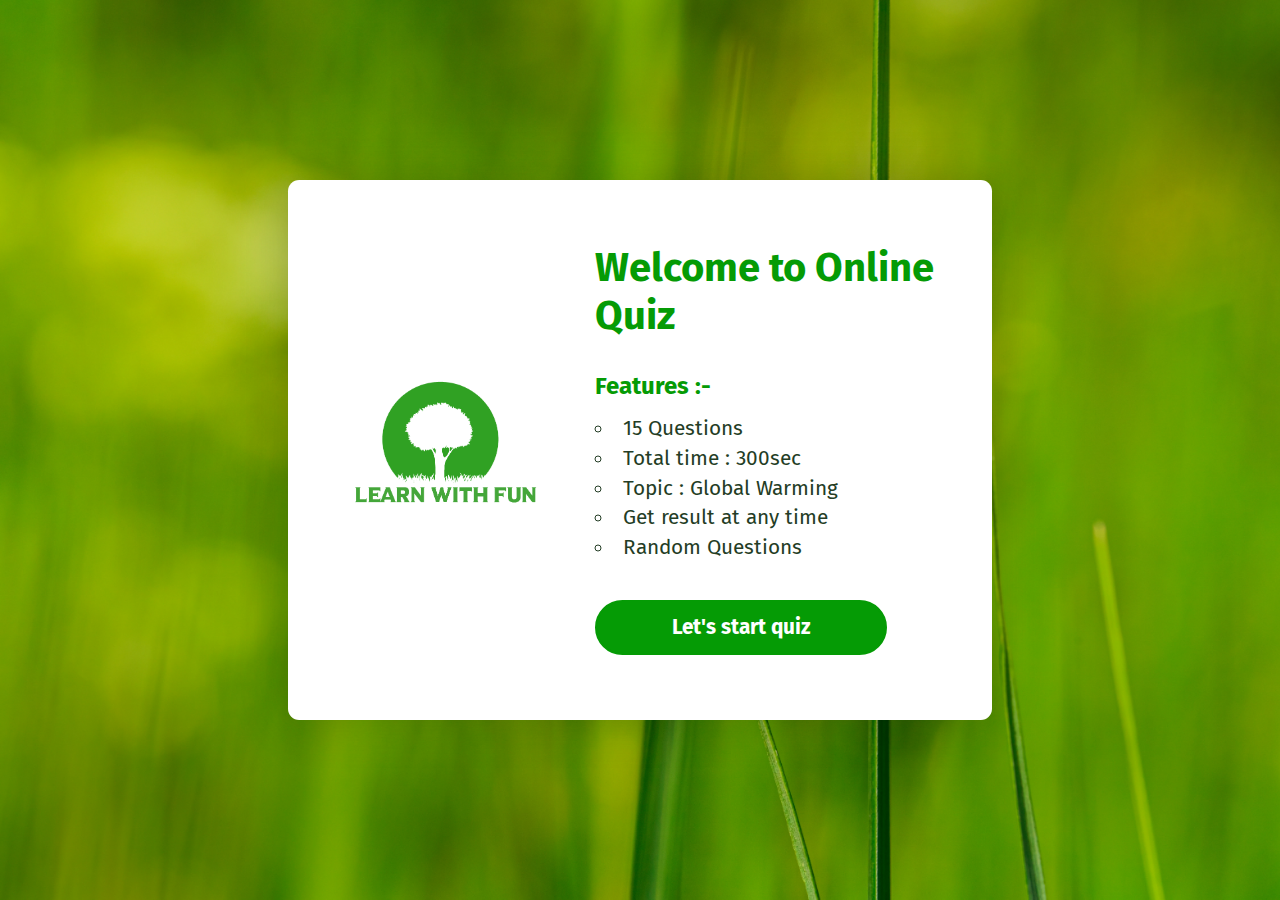
<file: Leve-2 and Level-3/HTML/openingGW.html>
<!DOCTYPE html>
<html lang="en">
<head>
    <meta charset="UTF-8">
    <meta http-equiv="X-UA-Compatible" content="IE=edge">
    <meta name="viewport" content="width=device-width, initial-scale=1.0">
    <title>Quiz Time</title>
    <link rel="stylesheet" href="../CSS/opening.css">
    <link href="https://fonts.googleapis.com/css2?family=Fira+Sans&display=swap" rel="stylesheet">
</head>
<body>
    <header></header>
    <section>
        <div class="container">
            <div class="leftside">
                <img src="../images/logo.png" data-tilt alt="" class="tilt">
            </div>
            <div class="rightside">
                <h1>Welcome to Online Quiz</h1>
                <h2>Features :- </h2>
                <ul style="list-style-position: inside;">
                    <li>15 Questions</li>
                    <li>Total time : 300sec</li>
                    <li>Topic : Global Warming</li>
                    <li>Get result at any time</li>
                    <li>Random Questions</li>
                </ul>
                <a href="../HTML/quizgw.html">Let's start quiz</a>
            </div>
        </div>
    </section>
</body>
<script src="../JS/jquery-3.5.1.min.js"></script>
<script src="../JS/tilt.min.js"></script>
<script>
    $(".tilt").tilt({
        scale: 1.1,
    });
</script>
</html>
</file>
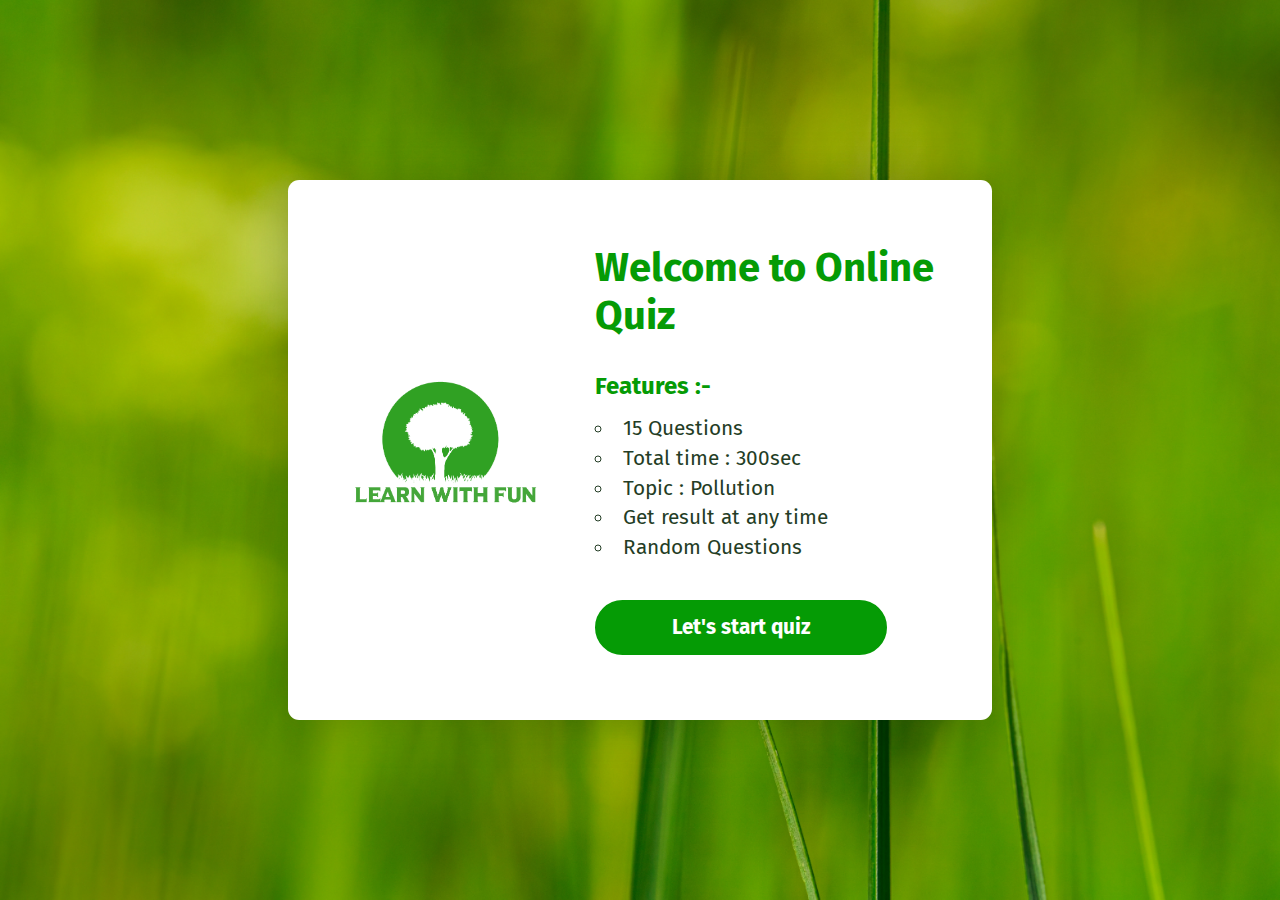
<file: Leve-2 and Level-3/HTML/openingPol.html>
<!DOCTYPE html>
<html lang="en">
<head>
    <meta charset="UTF-8">
    <meta http-equiv="X-UA-Compatible" content="IE=edge">
    <meta name="viewport" content="width=device-width, initial-scale=1.0">
    <title>Quiz Time</title>
    <link rel="stylesheet" href="../CSS/opening.css">
    <link href="https://fonts.googleapis.com/css2?family=Fira+Sans&display=swap" rel="stylesheet">
</head>
<body>
    <header></header>
    <section>
        <div class="container">
            <div class="leftside">
                <img src="../images/logo.png" data-tilt alt="" class="tilt">
            </div>
            <div class="rightside">
                <h1>Welcome to Online Quiz</h1>
                <h2>Features :- </h2>
                <ul style="list-style-position: inside;">
                    <li>15 Questions</li>
                    <li>Total time : 300sec</li>
                    <li>Topic : Pollution</li>
                    <li>Get result at any time</li>
                    <li>Random Questions</li>
                </ul>
                <a href="../HTML/quizPol.html">Let's start quiz</a>
            </div>
        </div>
    </section>
</body>
<script src="../JS/jquery-3.5.1.min.js"></script>
<script src="../JS/tilt.min.js"></script>
<script>
    $(".tilt").tilt({
        scale: 1.1,
    });
</script>
</html>
</file>
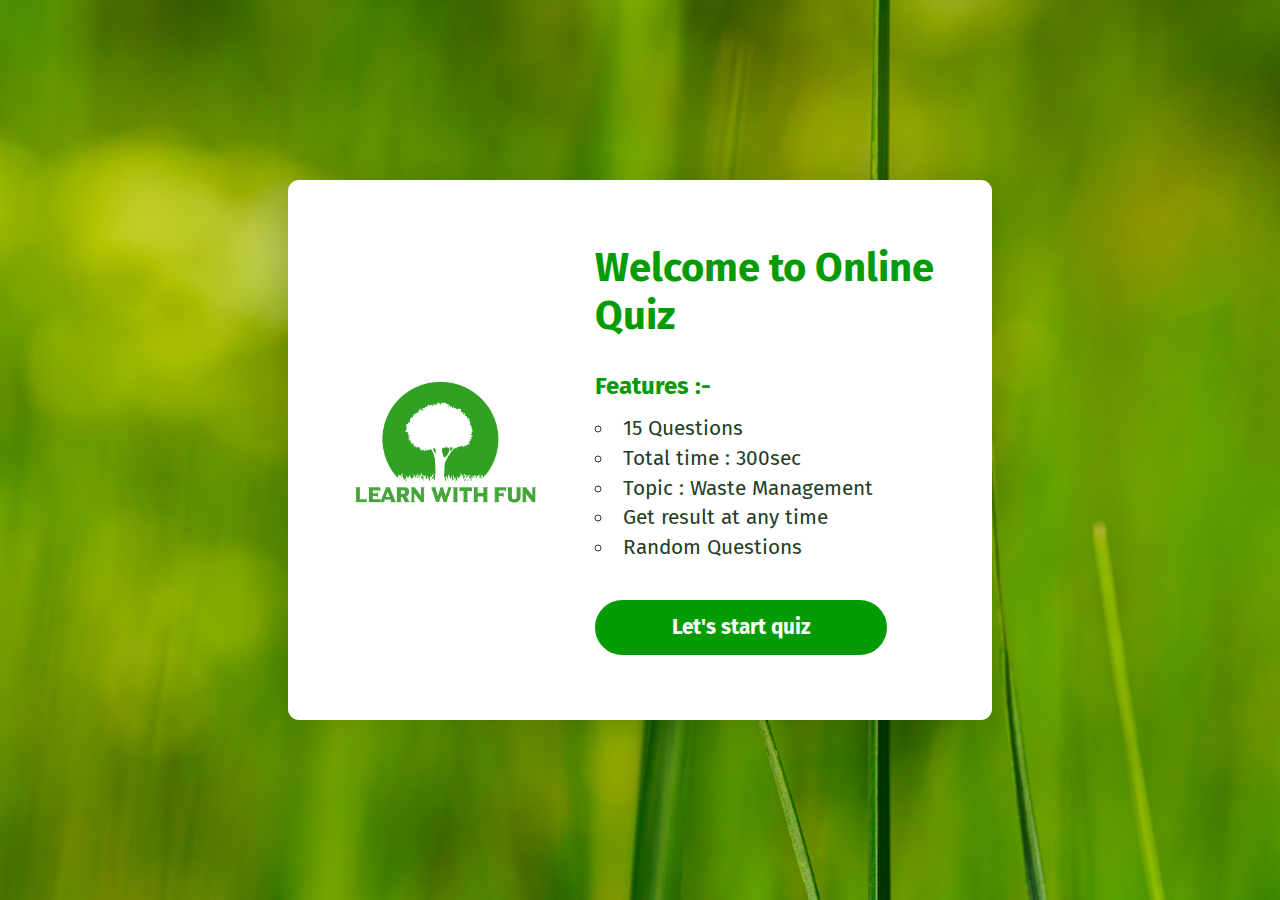
<file: Leve-2 and Level-3/HTML/openingRRR.html>
<!DOCTYPE html>
<html lang="en">
<head>
    <meta charset="UTF-8">
    <meta http-equiv="X-UA-Compatible" content="IE=edge">
    <meta name="viewport" content="width=device-width, initial-scale=1.0">
    <title>Quiz Time</title>
    <link rel="stylesheet" href="../CSS/opening.css">
    <link href="https://fonts.googleapis.com/css2?family=Fira+Sans&display=swap" rel="stylesheet">
</head>
<body>
    <header></header>
    <section>
        <div class="container">
            <div class="leftside">
                <img src="../images/logo.png" data-tilt alt="" class="tilt">
            </div>
            <div class="rightside">
                <h1>Welcome to Online Quiz</h1>
                <h2>Features :- </h2>
                <ul style="list-style-position: inside;">
                    <li>15 Questions</li>
                    <li>Total time : 300sec</li>
                    <li>Topic : Waste Management</li>
                    <li>Get result at any time</li>
                    <li>Random Questions</li>
                </ul>
                <a href="../HTML/quizrrr.html">Let's start quiz</a>
            </div>
        </div>
    </section>
</body>
<script src="../JS/jquery-3.5.1.min.js"></script>
<script src="../JS/tilt.min.js"></script>
<script>
    $(".tilt").tilt({
        scale: 1.1,
    });
</script>
</html>
</file>
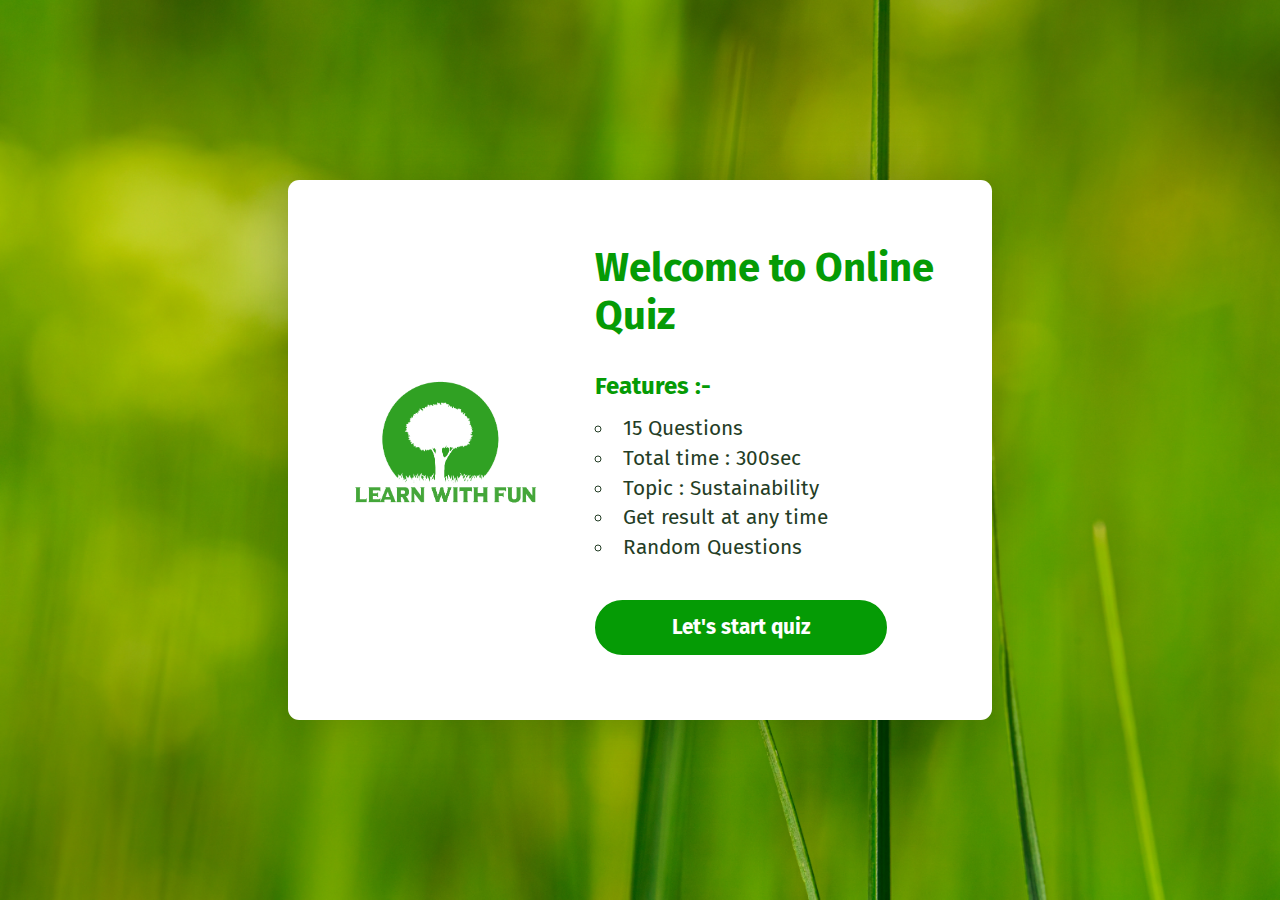
<file: Leve-2 and Level-3/HTML/openingSus.html>
<!DOCTYPE html>
<html lang="en">
<head>
    <meta charset="UTF-8">
    <meta http-equiv="X-UA-Compatible" content="IE=edge">
    <meta name="viewport" content="width=device-width, initial-scale=1.0">
    <title>Quiz Time</title>
    <link rel="stylesheet" href="../CSS/opening.css">
    <link href="https://fonts.googleapis.com/css2?family=Fira+Sans&display=swap" rel="stylesheet">
</head>
<body>
    <header></header>
    <section>
        <div class="container">
            <div class="leftside">
                <img src="../images/logo.png" data-tilt alt="" class="tilt">
            </div>
            <div class="rightside">
                <h1>Welcome to Online Quiz</h1>
                <h2>Features :- </h2>
                <ul style="list-style-position: inside;">
                    <li>15 Questions</li>
                    <li>Total time : 300sec</li>
                    <li>Topic : Sustainability</li>
                    <li>Get result at any time</li>
                    <li>Random Questions</li>
                </ul>
                <a href="../HTML/quizSus.html">Let's start quiz</a>
            </div>
        </div>
    </section>
</body>
<script src="../JS/jquery-3.5.1.min.js"></script>
<script src="../JS/tilt.min.js"></script>
<script>
    $(".tilt").tilt({
        scale: 1.1,
    });
</script>
</html>
</file>
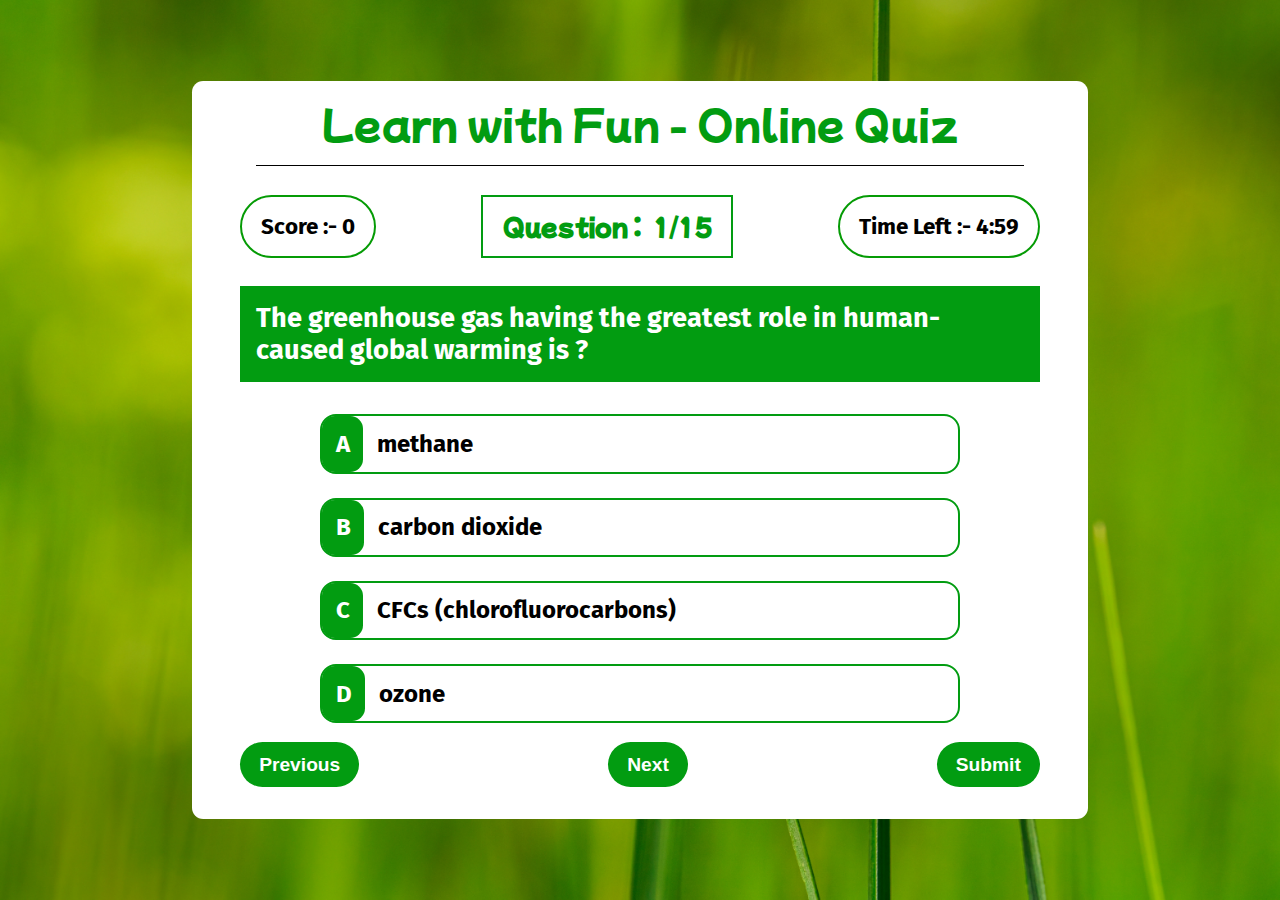
<file: Leve-2 and Level-3/HTML/quizgw.html>
<!DOCTYPE html>
<html lang="en">
<head>
    <meta charset="UTF-8">
    <meta http-equiv="X-UA-Compatible" content="IE=edge">
    <meta name="viewport" content="width=device-width, initial-scale=1.0">
    <title>Quiz Time</title>
    <link rel="stylesheet" href="../CSS/quiz.css">
    <link rel="stylesheet" href="../CSS/ending.css">
    <link href="https://fonts.googleapis.com/css2?family=Fira+Sans&display=swap" rel="stylesheet">
    <link href="https://fonts.googleapis.com/css2?family=Mochiy+Pop+One&display=swap" rel="stylesheet">
</head>
<body>
    <section>
        <div class="container" id="questionScreen">
            <div class="title">Learn with Fun - Online Quiz</div>
            <div class="header">
                <div class="scorebox">Score :- <span>0</span></div>
                <div class="qbox">Question : &nbsp;<span></span>/15</div>
                <div class="timerbox">Time Left :- <span></span></div>
            </div>
            <div class="questionbox">
                This is div container for the question where each question will have four options.
            </div>
            <div class="optionsbox">
                <div class="option" onclick="checkAnswer(this)" data-opt="1">
                    <p class="optno">A</p>
                    <p class="opttext"><span></span></p>
                </div>
                <div class="option" onclick="checkAnswer(this)"  data-opt="2">
                    <p class="optno">B</p>
                    <p class="opttext"><span></span></p>
                </div>
                <div class="option" onclick="checkAnswer(this)"  data-opt="3">
                    <p class="optno">C</p>
                    <p class="opttext"><span></span></p>
                </div>
                <div class="option" onclick="checkAnswer(this)" data-opt="4">
                    <p class="optno">D</p>
                    <p class="opttext"><span></span></p>
                </div>
            </div>
            <div class="footer">
                <button onclick="showPrev()">Previous</button>
                <button onclick="showNext()">Next</button>
                <button onclick="showResult(1)">Submit</button>
            </div>
        </div>

        <div class="container2" id="resultScreen" style="display: none;">
            <div class="title2">
                Online Quiz Result
            </div>
            <div class="resultBox">
                <label for="">Questions : </label>
                <span id="totalQuestion">&nbsp; 15</span>
                <label for="">Attempts : </label>
                <span id="totalAttempt">&nbsp;0</span>
                <label for="">Correct : </label>
                <span id="totalCorrect">&nbsp;0</span>
                <label for="">Wrong : </label>
                <span id="totalWrong">&nbsp;0</span>
                <label for="">Score : </label>
                <span id="totalScore">&nbsp;0</span>
            </div>
            <div class="btnBox">
                <a href="../HTML/quizgw.html">Start Again</a>
            </div>
        </div>
    </section>
</body>
<script src="../JS/jquery-3.5.1.min.js"></script>
<script src="../JS/questions3.js"></script>
<script src="../JS/quizgw.js"></script>
</html>
</file>
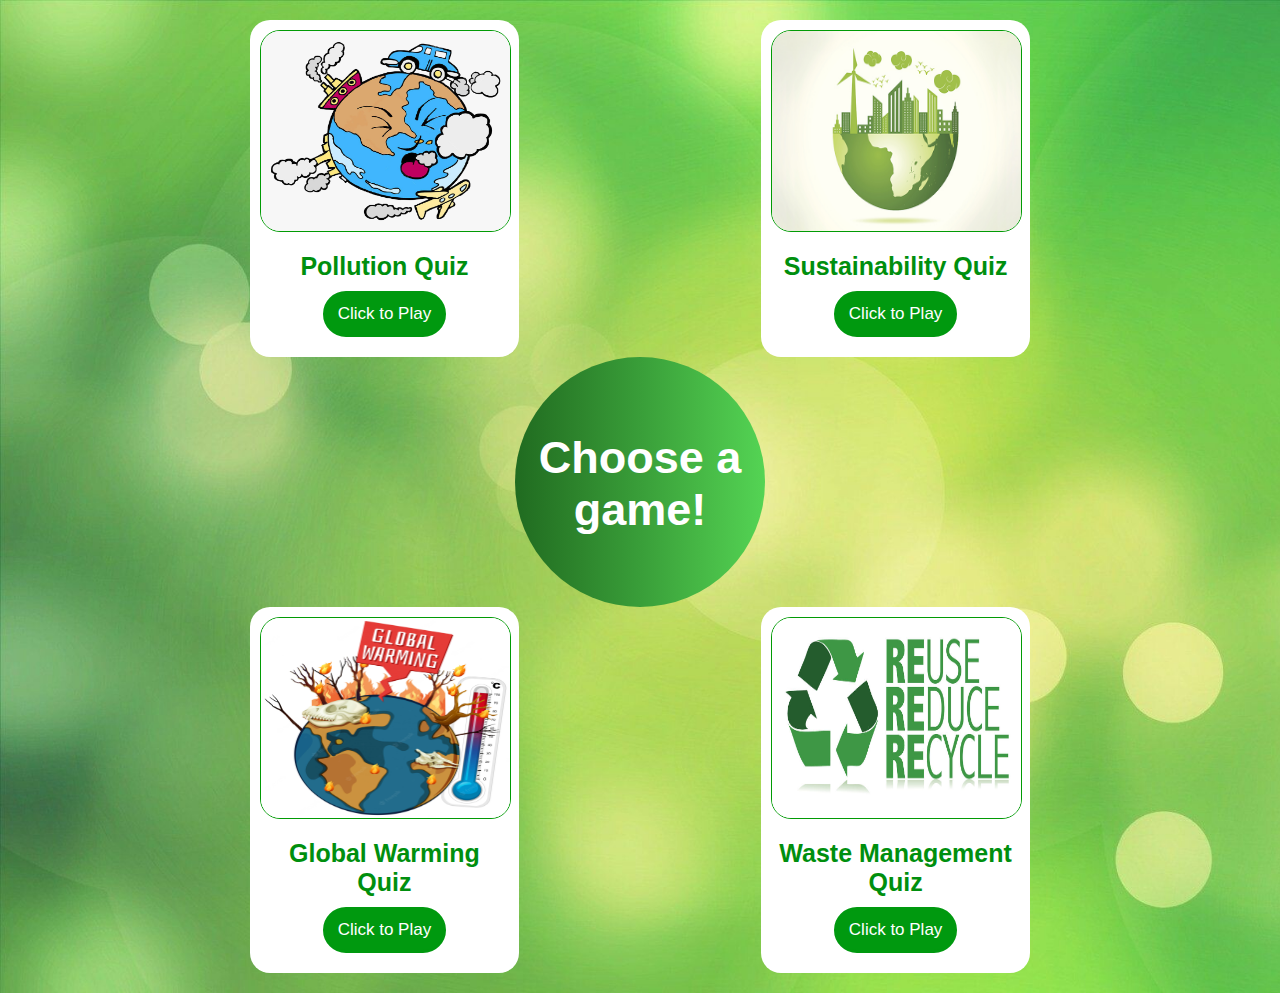
<file: Leve-2 and Level-3/HTML/quizIndex.html>
<!DOCTYPE html>
<html>
<head>
	<meta charset="utf-8">
	<meta name="viewport" content="width=device-width, initial-scale=1">
	<link rel="stylesheet" href="../CSS/quizIndex.css">
</head>
<body>
<section class="bg back">
	<div class="selectt"><div class="choose hsize"><span>Choose a game!</span></div></div>
	<div class="flex1">
		<div class="card1 cards">
			<div class="card-image"><img src="../images/qh1.png"></div>
			<div class="card-title sssize">Pollution Quiz</div>
			<div class="card-description ssize">
				<a href="../HTML/openingPol.html"><button>Click to Play</button></a>
			</div>
		</div>	
		<div class="card2 cards">
			<div class="card-image"><img src="../images/sustainablity-logo.jpg"></div>
			<div class="card-title sssize">Sustainability Quiz</div>
			<div class="card-description ssize">
				<a href="../HTML/openingSus.html"><button>Click to Play</button></a>
			</div>
		</div>	
	</div>
	<div class="select"><div class="choose hsize"><span style="font-weight: bold;">Choose a game!</span></div></div>
	<div class="flex2">
		<div class="card3 cards">
			<div class="card-image"><img src="../images/gw.jpeg"></div>
			<div class="card-title sssize">Global Warming Quiz</div>
			<div class="card-description ssize">
				<a href="../HTML/openingGW.html"><button>Click to Play</button></a>
			</div>
		</div>	
		<div class="card4 cards">
			<div class="card-image"><img src="../images/RRR.jpg"></div>
			<div class="card-title sssize">Waste Management Quiz</div>
			<div class="card-description ssize">
				<a href="../HTML/openingRRR.html"><button>Click to Play</button></a>
			</div>
		</div>	
	</div></section>
	<!-- <button type="button" class="btn btn-primary ssize">Primary</button>/ -->
<footer></footer>
</body>
</html>
</file>
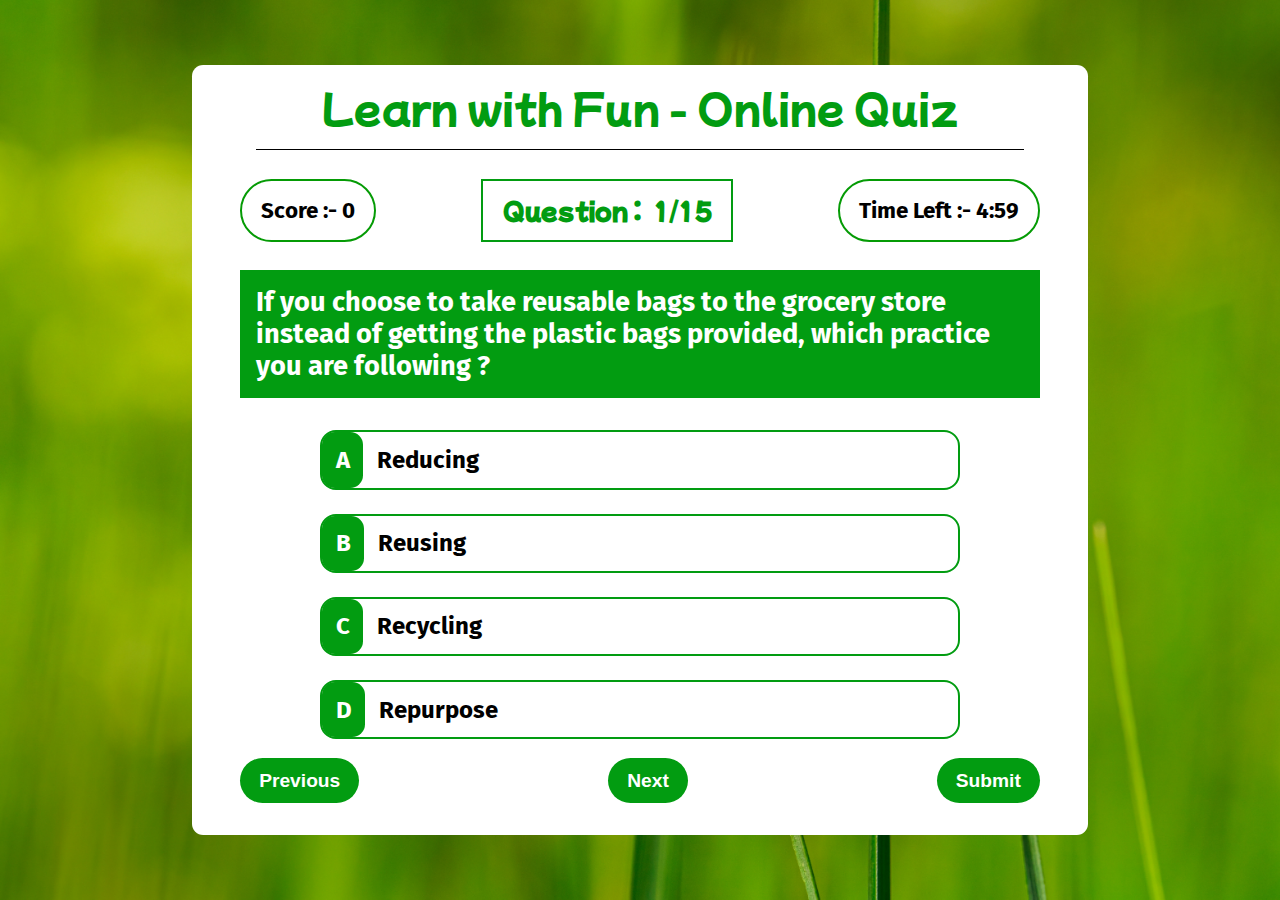
<file: Leve-2 and Level-3/HTML/quizrrr.html>
<!DOCTYPE html>
<html lang="en">
<head>
    <meta charset="UTF-8">
    <meta http-equiv="X-UA-Compatible" content="IE=edge">
    <meta name="viewport" content="width=device-width, initial-scale=1.0">
    <title>Quiz Time</title>
    <link rel="stylesheet" href="../CSS/quiz.css">
    <link rel="stylesheet" href="../CSS/ending.css">
    <link href="https://fonts.googleapis.com/css2?family=Fira+Sans&display=swap" rel="stylesheet">
    <link href="https://fonts.googleapis.com/css2?family=Mochiy+Pop+One&display=swap" rel="stylesheet">
</head>
<body>
    <section>
        <div class="container" id="questionScreen">
            <div class="title">Learn with Fun - Online Quiz</div>
            <div class="header">
                <div class="scorebox">Score :- <span>0</span></div>
                <div class="qbox">Question : &nbsp;<span></span>/15</div>
                <div class="timerbox">Time Left :- <span></span></div>
            </div>
            <div class="questionbox">
                This is div container for the question where each question will have four options.
            </div>
            <div class="optionsbox">
                <div class="option" onclick="checkAnswer(this)" data-opt="1">
                    <p class="optno">A</p>
                    <p class="opttext"><span></span></p>
                </div>
                <div class="option" onclick="checkAnswer(this)"  data-opt="2">
                    <p class="optno">B</p>
                    <p class="opttext"><span></span></p>
                </div>
                <div class="option" onclick="checkAnswer(this)"  data-opt="3">
                    <p class="optno">C</p>
                    <p class="opttext"><span></span></p>
                </div>
                <div class="option" onclick="checkAnswer(this)" data-opt="4">
                    <p class="optno">D</p>
                    <p class="opttext"><span></span></p>
                </div>
            </div>
            <div class="footer">
                <button onclick="showPrev()">Previous</button>
                <button onclick="showNext()">Next</button>
                <button onclick="showResult(1)">Submit</button>
            </div>
        </div>

        <div class="container2" id="resultScreen" style="display: none;">
            <div class="title2">
                Online Quiz Result
            </div>
            <div class="resultBox">
                <label for="">Questions : </label>
                <span id="totalQuestion">&nbsp; 15</span>
                <label for="">Attempts : </label>
                <span id="totalAttempt">&nbsp;0</span>
                <label for="">Correct : </label>
                <span id="totalCorrect">&nbsp;0</span>
                <label for="">Wrong : </label>
                <span id="totalWrong">&nbsp;0</span>
                <label for="">Score : </label>
                <span id="totalScore">&nbsp;0</span>
            </div>
            <div class="btnBox">
                <a href="../HTML/quizrrr.html">Start Again</a>
            </div>
        </div>
    </section>
</body>
<script src="../JS/jquery-3.5.1.min.js"></script>
<script src="../JS/questions1.js"></script>
<script src="../JS/quizrrr.js"></script>
</html>
</file>
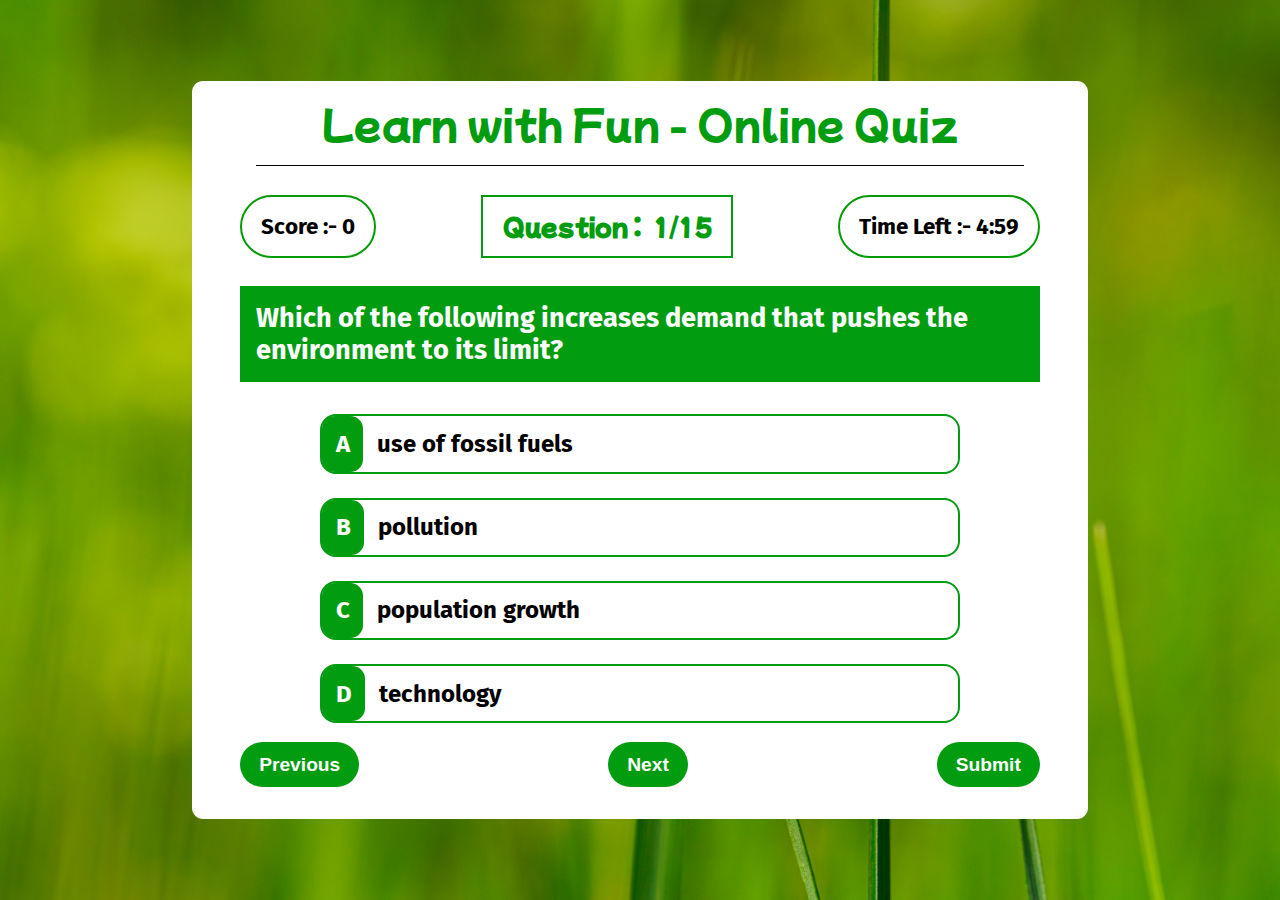
<file: Leve-2 and Level-3/HTML/quizSus.html>
<!DOCTYPE html>
<html lang="en">
<head>
    <meta charset="UTF-8">
    <meta http-equiv="X-UA-Compatible" content="IE=edge">
    <meta name="viewport" content="width=device-width, initial-scale=1.0">
    <title>Quiz Time</title>
    <link rel="stylesheet" href="../CSS/quiz.css">
    <link rel="stylesheet" href="../CSS/ending.css">
    <link href="https://fonts.googleapis.com/css2?family=Fira+Sans&display=swap" rel="stylesheet">
    <link href="https://fonts.googleapis.com/css2?family=Mochiy+Pop+One&display=swap" rel="stylesheet">
</head>
<body>
    <section></section>
        <div class="container" id="questionScreen">
            <div class="title">Learn with Fun - Online Quiz</div>
            <div class="header">
                <div class="scorebox">Score :- <span>0</span></div>
                <div class="qbox">Question : &nbsp;<span></span>/15</div>
                <div class="timerbox">Time Left :- <span></span></div>
            </div>
            <div class="questionbox">
                This is div container for the question where each question will have four options.
            </div>
            <div class="optionsbox">
                <div class="option" onclick="checkAnswer(this)" data-opt="1">
                    <p class="optno">A</p>
                    <p class="opttext"><span></span></p>
                </div>
                <div class="option" onclick="checkAnswer(this)"  data-opt="2">
                    <p class="optno">B</p>
                    <p class="opttext"><span></span></p>
                </div>
                <div class="option" onclick="checkAnswer(this)"  data-opt="3">
                    <p class="optno">C</p>
                    <p class="opttext"><span></span></p>
                </div>
                <div class="option" onclick="checkAnswer(this)" data-opt="4">
                    <p class="optno">D</p>
                    <p class="opttext"><span></span></p>
                </div>
            </div>
            <div class="footer">
                <button onclick="showPrev()">Previous</button>
                <button onclick="showNext()">Next</button>
                <button onclick="showResult(1)">Submit</button>
            </div>
        </div>

        <div class="container2" id="resultScreen" style="display: none;">
            <div class="title2">
                Online Quiz Result
            </div>
            <div class="resultBox">
                <label for="">Questions : </label>
                <span id="totalQuestion">&nbsp; 15</span>
                <label for="">Attempts : </label>
                <span id="totalAttempt">&nbsp;0</span>
                <label for="">Correct : </label>
                <span id="totalCorrect">&nbsp;0</span>
                <label for="">Wrong : </label>
                <span id="totalWrong">&nbsp;0</span>
                <label for="">Score : </label>
                <span id="totalScore">&nbsp;0</span>
            </div>
            <div class="btnBox">
                <a href="../HTML/quizSus.html">Start Again</a>
            </div>
        </div>
    </section>
</body>
<script src="../JS/jquery-3.5.1.min.js"></script>
<script src="../JS/questions2.js"></script>
<script src="../JS/quizSus.js"></script>
</html>
</file>
<file: Leve-2 and Level-3/CSS/opening.css>
* {
    margin: 0;
    padding: 0;
    box-sizing: border-box;
}
body {
    font-family: 'Fira Sans', sans-serif;
    background-image: url(../images/greenbg.jpg);
    background-size: cover;
    display: flex;
    justify-content: center;
    align-items: center;
    min-height: 100vh;
}
.container {
    background-color: white;
    width: 55vw;
    box-shadow: 0 0 50px 0 rgba(0,0,0,0.2);
    min-height: 60vh;
    padding: 4rem 2rem;
    border-radius: 0.7rem;
    display: flex;
    flex-direction: row;
}
.container .leftside{
    width: 40%;
    display: flex;
    justify-items: center;
    align-items: center;
    margin-right: 2rem;
}
.container .leftside img{
    width: 100%;
    margin: auto;
}
.container .rightside{
    width: 60%;
}
.rightside h1{
    color: rgb(5, 155, 5);
    font-size: 2.5rem;
    margin-bottom: 2rem;
}
.rightside h2{
    color: rgb(5, 155, 5);
    margin: 1rem auto 0.5rem;
    font-size: 1.5rem;
}
.rightside ul{
    font-size: 1.3rem;
    margin-top: 1rem;
    list-style-type: circle;
    list-style-position: inside;
    color: #243D25;
}
.rightside ul li{
    margin-top: 0.3rem;
}
.rightside a{
    background-color: rgb(5, 155, 5);
    border: 2px solid rgb(5, 155, 5);
    color: white;
    border-radius: 10rem;
    text-decoration: none;
    margin-top: 2.5rem;
    padding: 0.8rem;
    display: inline-block;
    text-align: center;
    font-weight: bolder;
    width: 80%;
    font-size: 1.3rem;
}
.rightside a:hover{
    color: rgb(5, 155, 5);
    background-color: white;
    border: 2px solid rgb(5, 155, 5);
}
@media screen and (max-width: 976px) {
    :root{
        font-size: 72.5%;
    }
    .container {
        width: 80%;
        margin: auto;
    }
}
</file>
<file: Leve-2 and Level-3/CSS/quiz.css>
* {
    margin: 0;
    padding: 0;
    /* box-sizing: border-box; */
}
body{
    background-image: url('../images/greenbg.jpg');
    background-color: #00b712;
    background-size: cover;
    min-height: 100vh;
    display: flex;
    align-items: center;
    justify-content: center;
}
.container {
    padding: 1.2rem 3rem;
    padding-top: 0.8rem;
    border-radius: 0.7rem;
    background-color:  white;
    width: 70vw;
    align-self: center;
    align-content: center;
}
.title {
    border-bottom: 1px solid black;
    padding-bottom: 0.8rem;
    font-size: 2.5rem;
    font-family: 'Mochiy Pop One', sans-serif;
    color: #029c11;
    text-align: center;
    margin: 0 1rem;
}
.header{
    display: flex;
    justify-content: space-between;
    margin: 1.8rem 0rem;
}
.scorebox, .timerbox{
    padding: 1rem 1.2rem;
    border-radius: 2rem;
    border: 2px solid rgb(5, 155, 5);
    font-family: 'Fira Sans', sans-serif;
    font-size: 1.4rem;
    color: black;
    font-weight: bolder;
}
.qbox {
    padding: 0.7rem 1.2rem;
    border: 2px solid #029c11;
    color: #029c11;
    font-size: 1.5rem;
    font-family: 'Fira Sans', sans-serif;
    font-family: 'Mochiy Pop One', sans-serif;
    font-weight: bolder;
}
.questionbox{
    background-color: #029c11;
    margin-bottom: 2rem;
    color: white;
    border-radius: 0rem;
    font-size: 1.7rem;
    font-family: 'Fira Sans', sans-serif;
    padding: 1rem;
    font-weight: bolder;
}
.optionsbox{
    display: grid;
    grid-template-columns: auto;
    gap: 1.5rem;
    width: 80%;
    margin: auto;
}
.option{
    display: flex;
    font-size: 1.5rem;
    border: 0.15rem solid rgb(2, 156, 17);
    border-radius: 1rem;
    background-color: white;
    color: black;
    font-family: 'Fira Sans', sans-serif;
    font-weight: bolder;
}
.option:hover{
    cursor: pointer;
    box-shadow: 0 0.4rem 1.4rem 0 rgba(2,156,17,0.6);
    transition: transform 150ms;
    transform: scale(1.08);
}
.optno{
    background-color: #029c11;
    border-radius: 0.8rem;
    color: white;
    padding: 0.85rem;
}
.opttext{
    padding: 0.85rem;
}
.footer{
    display: flex;
    justify-content: space-between;
}
button{
    margin-top: 1.2rem;
    margin-bottom: 0.8rem;
    color: white;
    border: 0;
    background-color: #029c11;
    padding: 0.7rem 1.2rem;
    border-radius: 2rem;
    font-size: 1.2rem;
    font-weight: bolder;
    cursor: pointer;
}
.optionsbox .option.right .opttext{
    background-color: #34c943;
    border-radius: 2rem;
    color: white;
}
.optionsbox .option.wrong .opttext{
    border-radius: 2rem;
    background-color: rgb(249, 118, 95);
    color: white;
}
@media screen and (max-width: 976px) {
    :root{
        font-size: 62.5%;
    }
    .container {
        width: 90%;
        margin: auto;
    }
}
</file>
<file: Leve-2 and Level-3/CSS/ending.css>
* {
    margin: 0;
    padding: 0;
    box-sizing: border-box;
}
body {
    font-family: 'Fira Sans', sans-serif;
    background-image: url(../images/greenbg.jpg);
    background-size: cover;
    display: flex;
    justify-content: center;
    align-items: center;
    min-height: 100vh;
}
.container2 {
    background-color: white;
    width: 38vw;
    box-shadow: 0 0 50px 0 rgba(0,0,0,0.2);
    min-height: 40vh;
    padding: 3rem 2rem;
    border-radius: 0.7rem;
    display: flex;
    flex-direction: column;
}
.title2 {
    border-bottom: 1px solid black;
    font-size: 2rem;
    color: #029c11;
    padding-bottom: 1rem;
    font-weight: bolder;
}
.resultBox {
    display: grid;
    grid-template-columns: 1fr 1fr;
    grid-row-gap: 1rem;
    margin-bottom: 1.5rem;
    margin-top: 1.5rem;
    font-size: 1.2rem;
}
.resultBox *:nth-child(odd) {
    text-align: right;
}
.btnBox {
    border-top: 1px solid black;
    padding-top: 2rem;
    text-align: center;
    margin-bottom: 1.1rem;
}
.btnBox a{
    background-color: #029c11;
    border-radius: 2rem;
    border: 0;
    text-decoration: none;
    color: white;
    padding: 0.7rem 1.2rem;
    font-weight: bolder;
}
.btnBox a:hover{
    color: #029c11;
    background-color: white;
    border: 2px solid;
    border-color: #029c11;
}
@media screen and (max-width: 976px) {
    :root{
        font-size: 72.5%;
    }
    .container {
        width: 80vw;
        margin: auto;
    }
}
</file>
<file: Leve-2 and Level-3/CSS/quizIndex.css>
* {
  margin: 0;
  padding: 0;
  font-family: "Poppins", sans-serif;
  list-style: none;
  text-decoration: none;
}
body {
    /* background-image: linear-gradient(to left bottom, #00990f, #30ac34, #4cbf51, #64d26c, #7ce687); */
    background-image: url('../images/quizbg.jpg');
    background-size: cover;
}
html {
  font-size: 1px;
}
@media (max-width: 998px) {
  html {
    font-size: 0.55px;
  }
}
@media (max-width: 768px) {
  html {
    font-size: 0.45px;
  }
}
@media (max-width: 998px) {
  .flex1,
  .flex2 {
    flex-direction: column;
    width: 100%;
    justify-content: center;
    align-items: center;
  }
  .cards {
    width: 70%;
    height: 50%;
  }
  .card1 {
    margin-left: 0;
  }

  .card3 {
    margin-left: 0;
  }
  .card2 {
    margin-top: 20rem;
    margin-right: 0;
  }

  .card4 {
    margin-top: 20rem;
    margin-right: 0;
  }
  .select {
    display: none;
    height: 100%;
    flex-direction: column;
    justify-content: center;
  }
  .selectt {
    margin-top: 120rem;
    margin-bottom: -70rem;
    width: 100%;
    display: flex;
    justify-content: center;
  }
}
.alignCenter {
  display: flex;
  justify-content: center;
  align-items: center;
}
.mlr {
  margin-left: 30rem;
  margin-right: 30rem;
}

.hsize {
  color: white;
  font-size: 45rem;
}
.hhsize {
  color: white;
  font-size: 60rem;
  font-weight: bold;
}
.ssize {
  color: white;
  font-size: 20rem;
}
.sssize {
  color: #008f0e;
  font-size: 25rem;
  font-weight: bolder;
}
.mt15 {
  margin-top: 15rem;
}

.mt30 {
  margin-top: 30rem;
}

.mt45 {
  margin-top: 45rem;
}

.mt60 {
  margin-top: 60rem;
}

.mt90 {
  margin-top: 90rem;
}

.mt120 {
  margin-top: 120rem;
}

.mr15 {
  margin-right: 15rem;
}
.list {
  margin-top: 40rem;
}

.headhr {
  margin-top: 40rem;
  height: 12px;
  border: 0;
  box-shadow: inset 0 12px 12px -12px rgba(0, 0, 0, 0.5);
}

.headhr {
  margin-top: 40rem;
  height: 12px;
  border: 0;
  box-shadow: inset 0 12px 12px -12px rgba(0, 0, 0, 0.5);
}

.flex {
  display: flex;
  flex-direction: flex-end;
}
.cards {
  width: 21%;
  height: auto;
  /* background-image: linear-gradient(red 55%, white); */
  background-color: white;

  text-align: center;
  border-radius: 20rem;
  /* /border: 5rem solid slateblue; */
  /* /box-shadow: 2rem 2rem 5rem white; */
}

.cards:hover {
  box-shadow: 2rem 2rem 45rem white;
  transform: scale(1.11);
  transition: all ease 0.2s;
}
.card-image {
    padding: 10rem;
}
.card-image img {
  width: 100%;
  height: 200rem;
  border-radius: 20rem;
  border: 1px solid rgb(1, 155, 5);
}

.card-title {
  margin: 10rem;
}

.card-description {
  margin: 10rem;
}

.card-description button {
  margin-bottom: 10rem;
  border-radius: 25rem;
  border: 0;
  padding: 10rem 12rem;
  font-size: 17rem;
  background-color: #00990f;
  border: 3rem solid #00990f;
  color: white;
}
.card-description button:hover {
  color: #00990f;
  box-sizing: border-box;
  border: 3rem solid #00990f;
  background-color: white;
  cursor: pointer;
  /* box-shadow: 2rem 2rem 45rem red; */
}

.flex1 {
  margin-top: 20rem;
  display: flex;
  justify-content: space-between;
}

.flex2 {
  /* margin-top: 50rem; */
  margin-bottom: 20rem;
  display: flex;
  justify-content: space-between;
}
.card1 {
  margin-left: 250rem;
}

.card3 {
  margin-left: 250rem;
}
.card2 {
  margin-right: 250rem;
}

.card4 {
  margin-right: 250rem;
}

.choose {
  background: green;
  display: flex;
  justify-content: center;
  border-radius: 500rem;
  background-image: linear-gradient(to right, #206b20, #2d842c, #399e39, #47b946, #54d454);
  width: 250rem;
  height: 250rem;
  text-align: center;
  /* vertical-align: middle; */
}

.choose span {
  position: relative;
  top: 75rem;
}

.select {
  /* margin-top: 10rem; */
  width: 100%;
  display: flex;
  justify-content: center;
}

.selectt {
  display: none;
}
</file>
